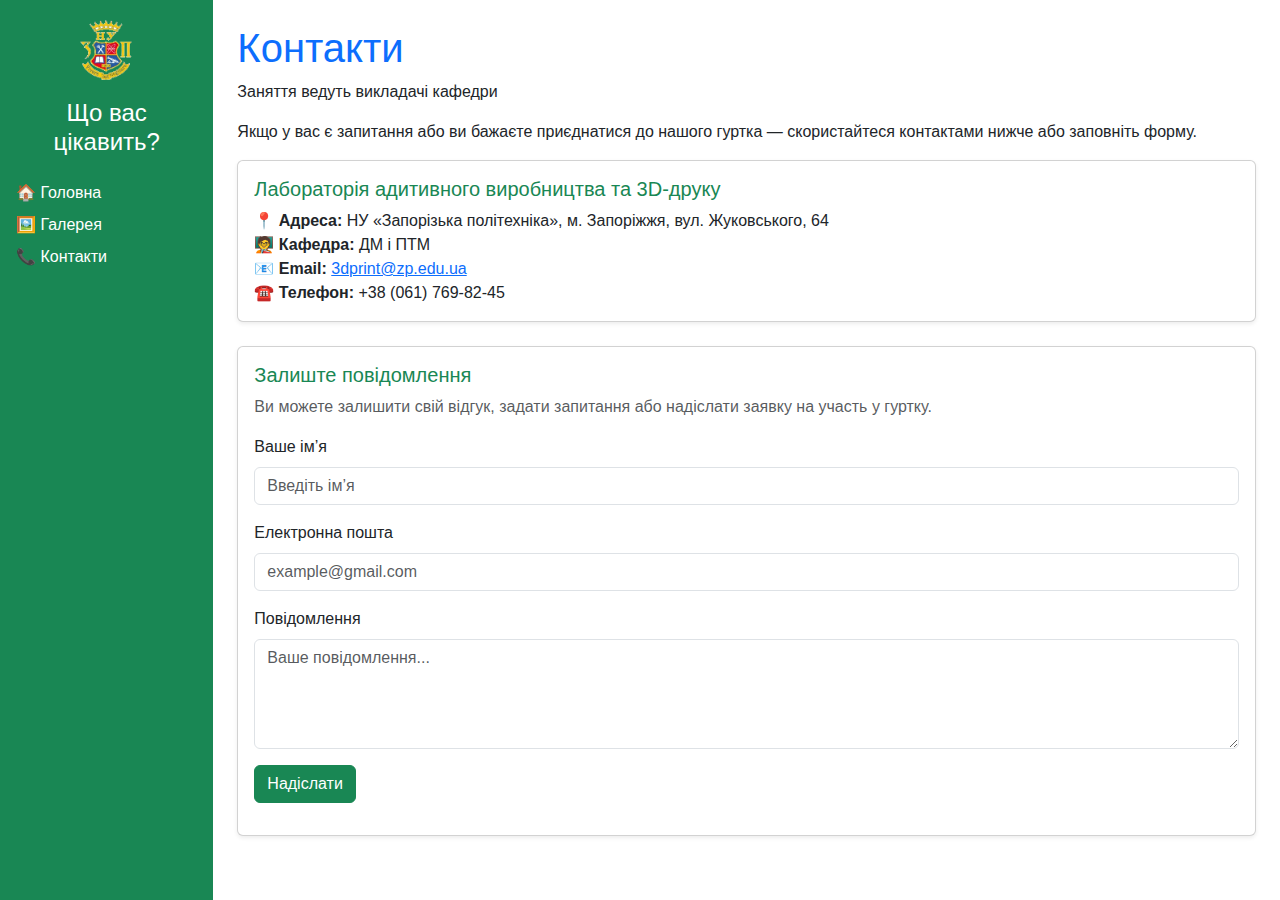
<file: docs/contacts.html>
<!DOCTYPE html>
<html lang="uk">
<head>
  <meta charset="UTF-8">
  <meta name="viewport" content="width=device-width, initial-scale=1.0">
  <title>Контакти — 3D-друк у машинобудуванні</title>
  <link rel="icon" type="image/png" href="img/icon.png">

  <link href="https://cdn.jsdelivr.net/npm/bootstrap@5.3.8/dist/css/bootstrap.min.css" rel="stylesheet">
  <script src="https://cdn.jsdelivr.net/npm/bootstrap@5.3.8/dist/js/bootstrap.bundle.min.js"></script>
  <link rel="stylesheet" href="css/style.css">
</head>
<body>
  <div class="container-fluid">
    <div class="row vh-100">
      
      <!-- Ліва -->
      <nav class="col-md-3 col-lg-2 bg-success text-white d-flex flex-column p-3">
        <img src="img/preview.png" class="d-block rounded" alt="logo">
        <h4 class="text-center mb-4">Що вас цікавить?</h4>
        <a href="index.html" class="text-white mb-2 text-decoration-none">🏠 Головна</a>
        <a href="gallery.html" class="text-white mb-2 text-decoration-none">🖼️ Галерея</a>
        <a href="contacts.html" class="text-white mb-2 text-decoration-none">📞 Контакти</a>
      </nav>

      <!-- Основа -->
      <main class="col-md-9 col-lg-10 p-4">
        <h1 class="text-primary">Контакти</h1>
        <p>Заняття ведуть викладачі кафедри</p>
        <p>Якщо у вас є запитання або ви бажаєте приєднатися до нашого гуртка — скористайтеся контактами нижче або заповніть форму.</p>

        <!-- Контакт -->
        <div class="card mb-4 shadow-sm">
          <div class="card-body">
            <h5 class="card-title text-success">Лабораторія адитивного виробництва та 3D-друку</h5>
            <p class="card-text">
              📍 <strong>Адреса:</strong> НУ «Запорізька політехніка», м. Запоріжжя, вул. Жуковського, 64<br>
              🧑‍🏫 <strong>Кафедра:</strong> ДМ і ПТМ<br>
              📧 <strong>Email:</strong> <a href="mailto:3dprint@zp.edu.ua">3dprint@zp.edu.ua</a><br>
              ☎️ <strong>Телефон:</strong> +38 (061) 769-82-45
            </p>
          </div>
        </div>

        <!-- Інтеракт -->
        <div class="card shadow-sm">
          <div class="card-body">
            <h5 class="card-title text-success">Залиште повідомлення</h5>
            <p class="text-muted">Ви можете залишити свій відгук, задати запитання або надіслати заявку на участь у гуртку.</p>

            <form id="feedbackForm">
              <div class="mb-3">
                <label for="name" class="form-label">Ваше ім’я</label>
                <input type="text" class="form-control" id="name" placeholder="Введіть ім’я" required>
              </div>

              <div class="mb-3">
                <label for="email" class="form-label">Електронна пошта</label>
                <input type="email" class="form-control" id="email" placeholder="example@gmail.com" required>
              </div>

              <div class="mb-3">
                <label for="message" class="form-label">Повідомлення</label>
                <textarea class="form-control" id="message" rows="4" placeholder="Ваше повідомлення..." required></textarea>
              </div>

              <button type="submit" class="btn btn-success">Надіслати</button>
              <div id="formAlert" class="mt-3"></div>
            </form>
          </div>
        </div>
      </main>
    </div>
  </div>

  <script>
    // (Java заглушка)
    document.getElementById("feedbackForm").addEventListener("submit", function(event){
      event.preventDefault();
      const alertBox = document.getElementById("formAlert");
      alertBox.innerHTML = '<div class="alert alert-success mt-3">✅ Дякуємо! Ваше повідомлення успішно надіслано.</div>';
      this.reset();
    });
  </script>
</body>
</html>
</file>
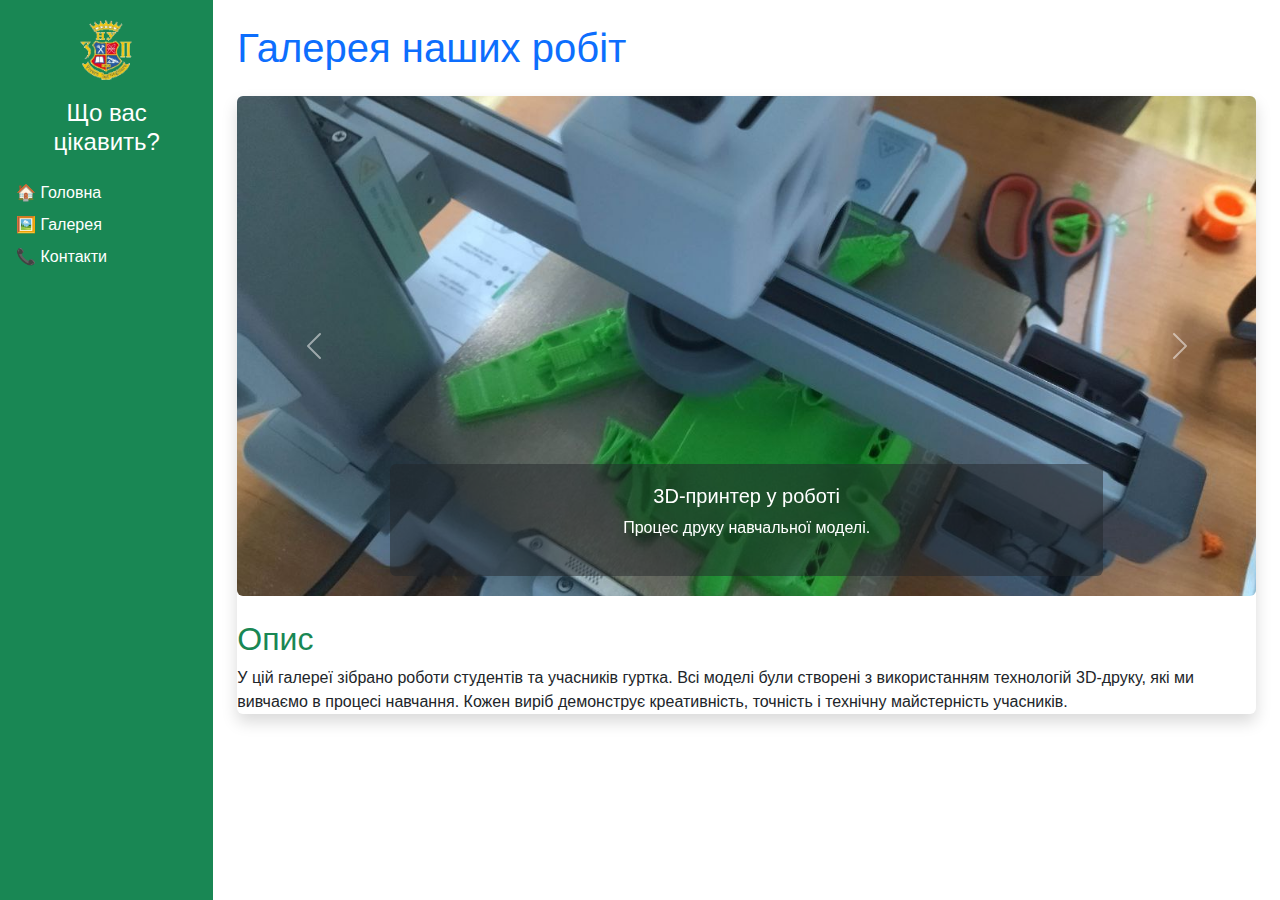
<file: docs/gallery.html>
<!DOCTYPE html>
<html lang="uk">
<head>
  <meta charset="UTF-8">
  <meta name="viewport" content="width=device-width, initial-scale=1.0">
  <title>Галерея — 3D-друк у машинобудуванні</title>
  <link rel="icon" type="image/png" href="img/icon.png">

  <link href="https://cdn.jsdelivr.net/npm/bootstrap@5.3.8/dist/css/bootstrap.min.css" rel="stylesheet">
  <script src="https://cdn.jsdelivr.net/npm/bootstrap@5.3.8/dist/js/bootstrap.bundle.min.js"></script>
  <link rel="stylesheet" href="css/style.css">
</head>
<body>
  <div class="container-fluid">
    <div class="row vh-100">
      
      <!-- Ліва -->
      <nav class="col-md-3 col-lg-2 bg-success text-white d-flex flex-column p-3">
        <img src="img/preview.png" class="d-block rounded" alt="logo">
        <h4 class="text-center mb-4">Що вас цікавить?</h4>
        <a href="index.html" class="text-white mb-2 text-decoration-none">🏠 Головна</a>
        <a href="gallery.html" class="text-white mb-2 text-decoration-none">🖼️ Галерея</a>
        <a href="contacts.html" class="text-white mb-2 text-decoration-none">📞 Контакти</a>
      </nav>

      <!-- Оснв -->
      <main class="col-md-9 col-lg-10 p-4">
        <h1 class="text-primary mb-4">Галерея наших робіт</h1>

        <!-- Каруселька -->
        <div id="galleryCarousel" class="carousel slide shadow rounded" data-bs-ride="carousel">
          <div class="carousel-inner">
            <div class="carousel-item active">
              <img src="img/Gurtok2.jpg" class="d-block w-100 rounded" alt="3D-принтер у роботі">
              <div class="carousel-caption d-none d-md-block bg-dark bg-opacity-50 rounded">
                <h5>3D-принтер у роботі</h5>
                <p>Процес друку навчальної моделі.</p>
              </div>
            </div>
            <div class="carousel-item">
              <img src="img/Gurtok1.jpg" class="d-block w-100 rounded" alt="Готові вироби студентів">
              <div class="carousel-caption d-none d-md-block bg-dark bg-opacity-50 rounded">
                <h5>Готові вироби студентів</h5>
                <p>Приклади виготовлені учасниками гуртка.</p>
              </div>
            </div>
            <div class="carousel-item">
              <img src="img/Model2.jpg" class="d-block w-100 rounded" alt="Лабораторія 3D-друку">
              <div class="carousel-caption d-none d-md-block bg-dark bg-opacity-50 rounded">
                <h5>Лабораторія 3D-друку</h5>
                <p>Навчальний простір для творчості й експериментів.</p>
              </div>
            </div>
            <div class="carousel-item">
              <img src="img/Model1.jpg" class="d-block w-100 rounded" alt="3D-моделі">
              <div class="carousel-caption d-none d-md-block bg-dark bg-opacity-50 rounded">
                <h5>3D-модель</h5>
                <p>Модель металоконструкції.</p>
              </div>
          </div>

          <!-- Батони -->
          <button class="carousel-control-prev" type="button" data-bs-target="#galleryCarousel" data-bs-slide="prev">
            <span class="carousel-control-prev-icon"></span>
          </button>
          <button class="carousel-control-next" type="button" data-bs-target="#galleryCarousel" data-bs-slide="next">
            <span class="carousel-control-next-icon"></span>
          </button>
        </div>

        
        <section class="mt-4">
          <h2 class="text-success">Опис</h2>
          <p>У цій галереї зібрано роботи студентів та учасників гуртка. Всі моделі були створені з використанням 
            технологій 3D-друку, які ми вивчаємо в процесі навчання. Кожен виріб демонструє креативність, 
            точність і технічну майстерність учасників.</p>
        </section>

      </main>
    </div>
  </div>
</body>
</html>
</file>
<file: docs/css/style.css>
body {
  font-family: 'Segoe UI', sans-serif;
}

nav {
  background-color: #198754; /* Bootstrap success green */
}

nav a:hover {
  text-decoration: underline;
  color: #d4edda;
}

.carousel-item img {
  width: 100%;
  height: 500px;           /* фіксована висота */
  object-fit: cover;       /* обрізає зображення, щоб не спотворювати */
}

nav img {
  width: 30%;
  margin: 0 auto 1rem auto; /* центрує і дає відступ знизу */
  display: block;
}
</file>
